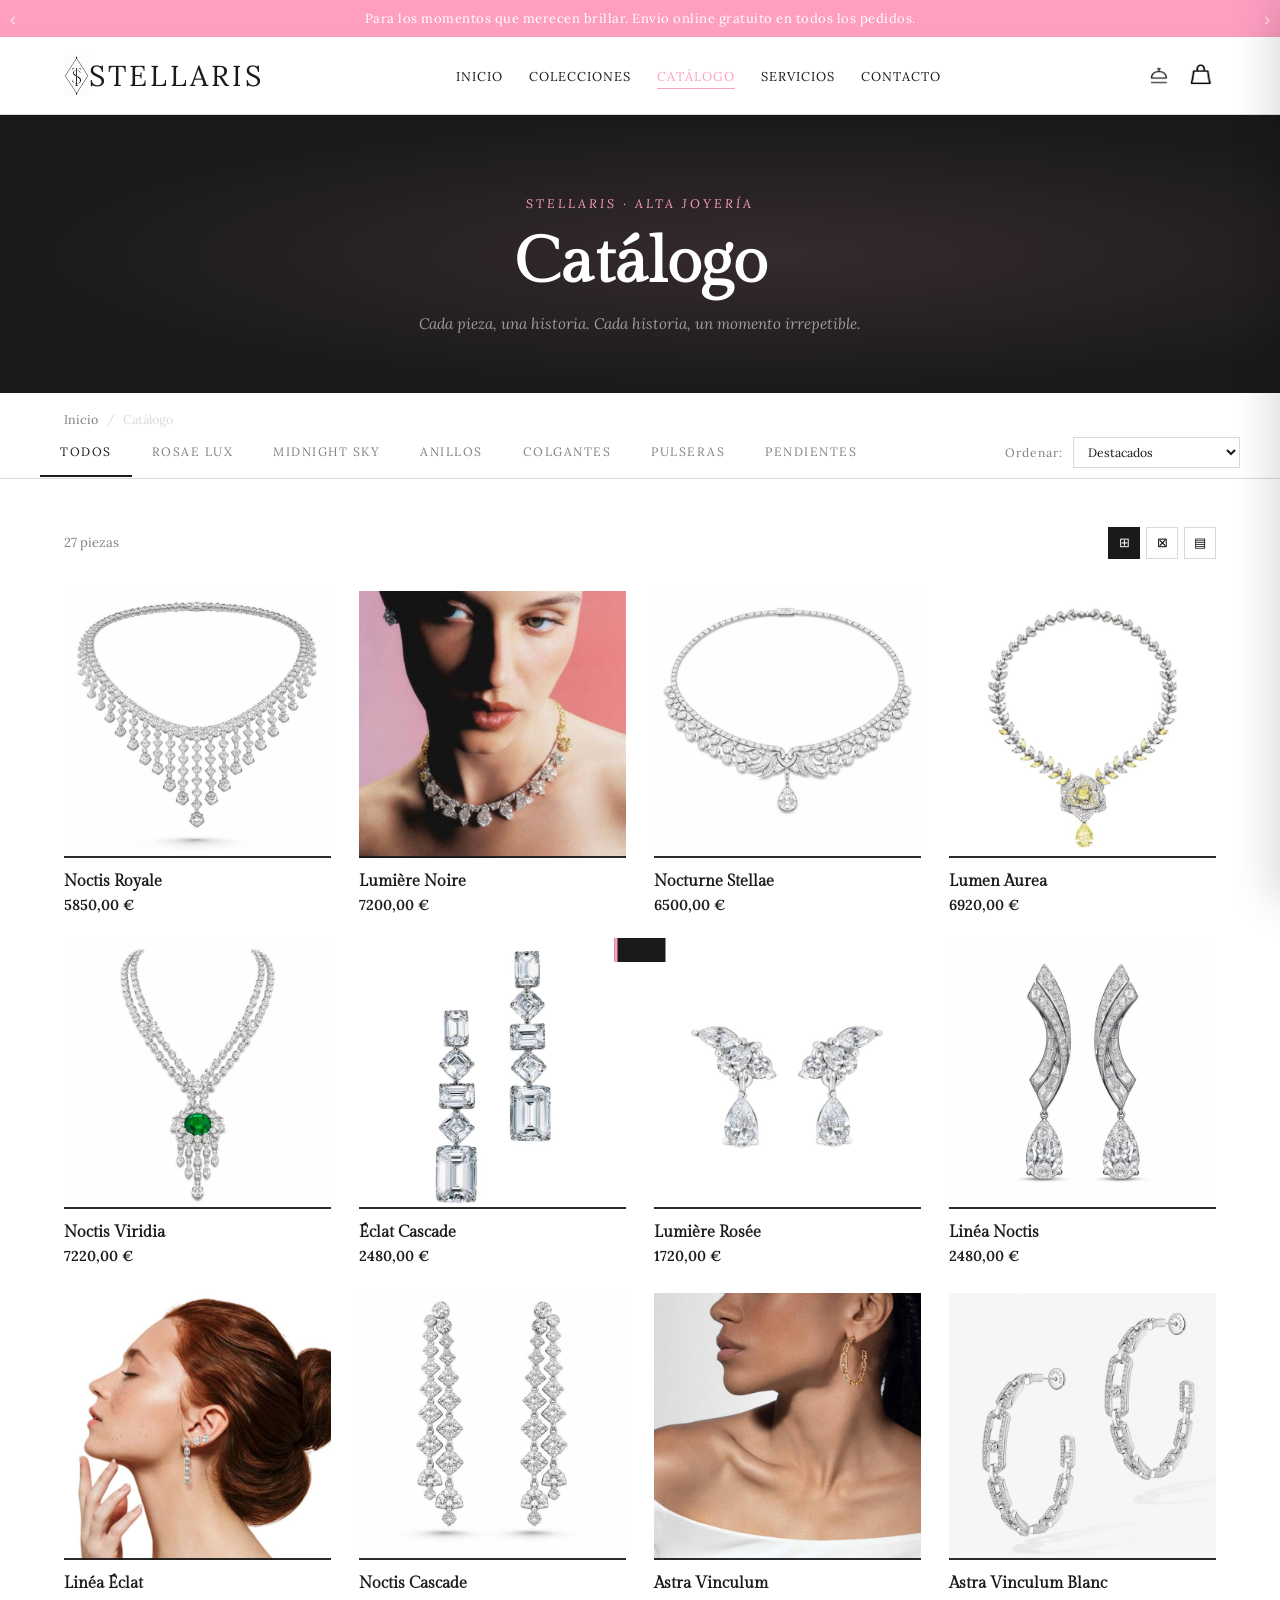
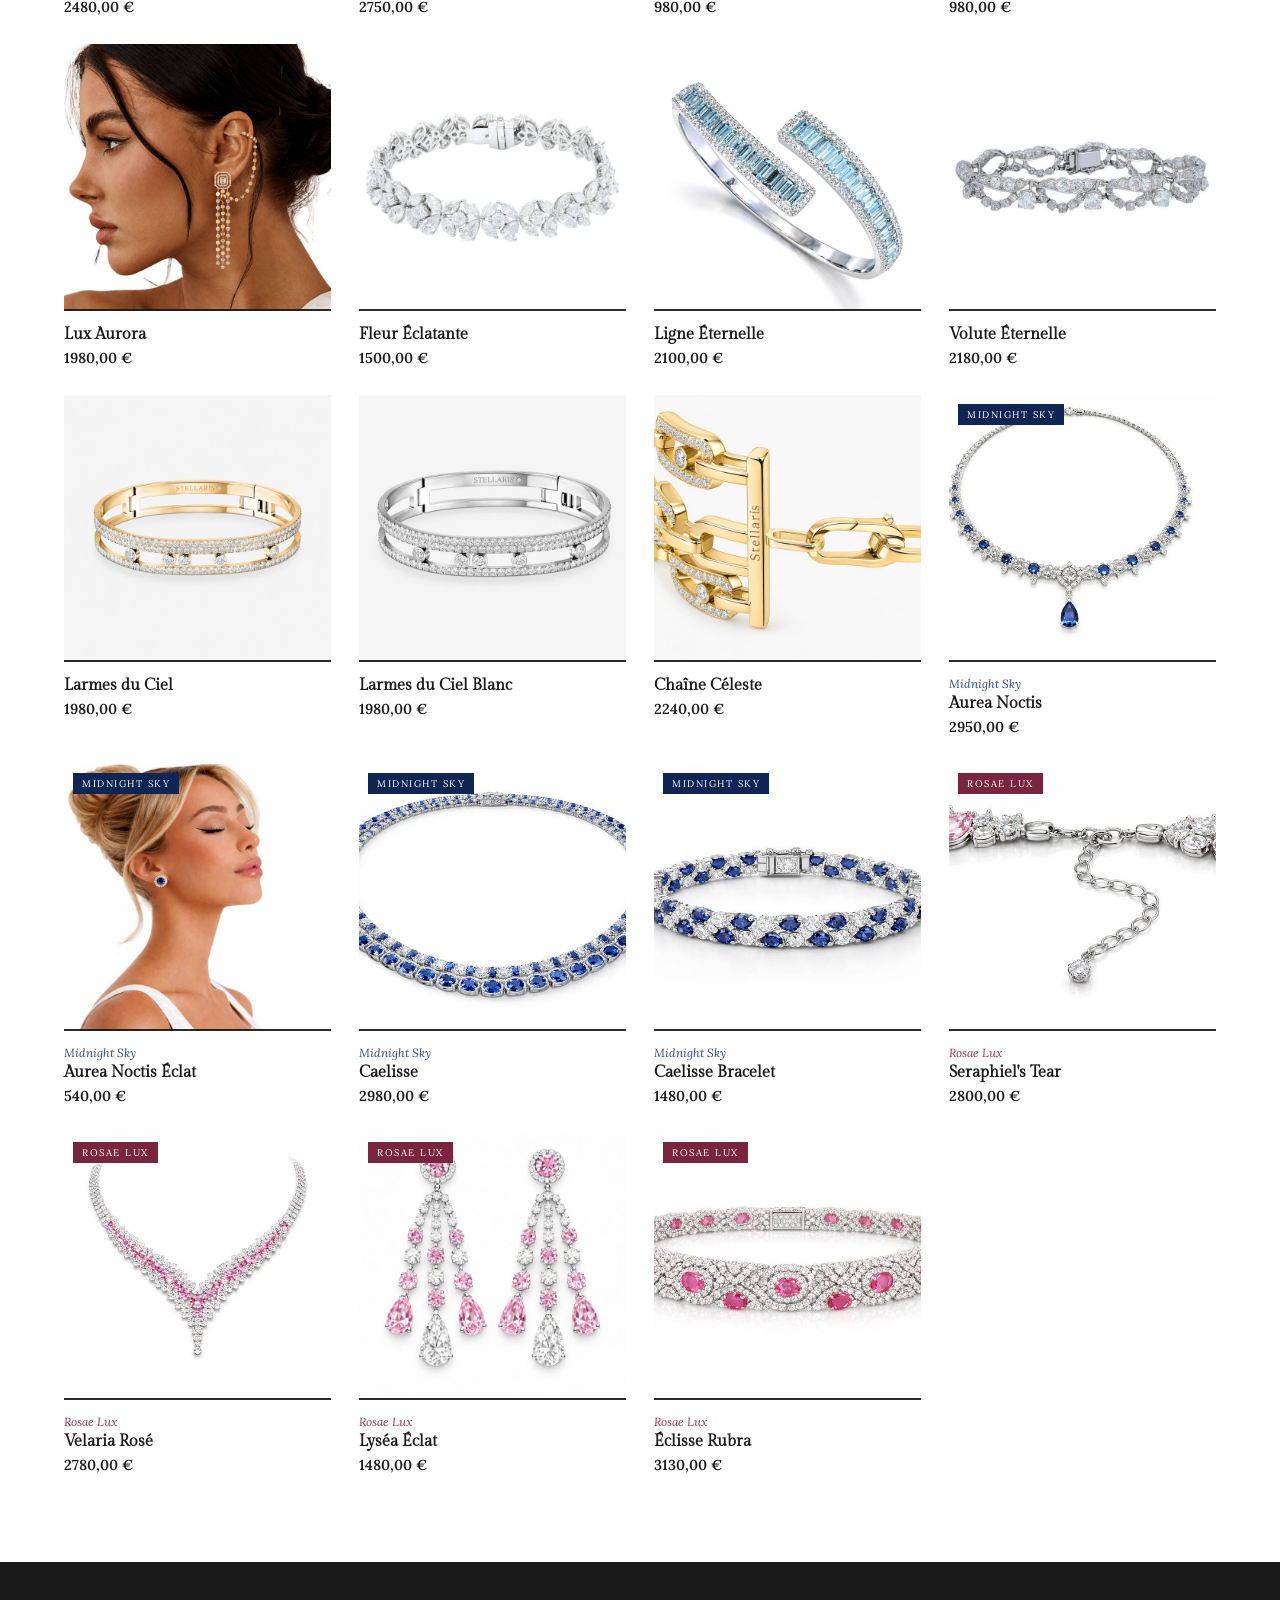
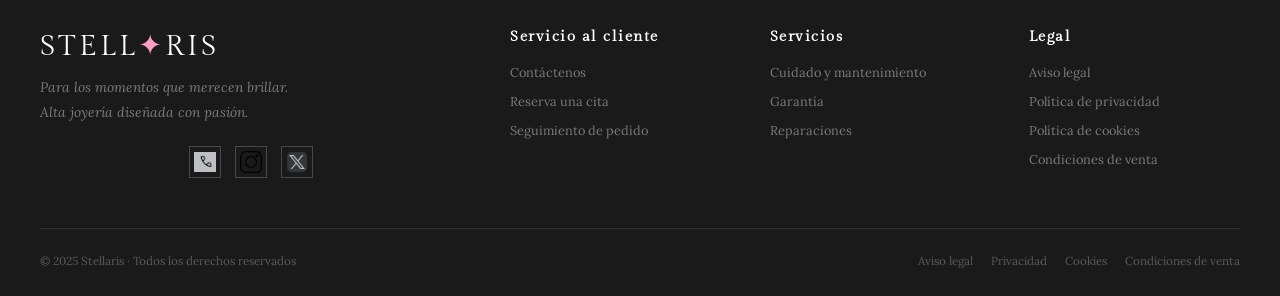
<file: catalogo.html>
<!DOCTYPE html>
<html lang="es">
<head>
<meta charset="UTF-8">
<meta name="viewport" content="width=device-width, initial-scale=1.0">
<title>Catálogo – Stellaris</title>
<link href="https://fonts.googleapis.com/css2?family=Gilda+Display&family=Lora:ital,wght@0,400;0,500;0,600;1,400&display=swap" rel="stylesheet">
<link rel="stylesheet" href="stellaris.css">

</head>
<body><div id="banner">
  <div class="b-pista" id="pistaBanner">
    <div class="b-msg">Para los momentos que merecen brillar. Envío online gratuito en todos los pedidos.</div>
    <div class="b-msg">Compra ahora y paga a plazos con PayPal</div>
    <div class="b-msg">Regalos especiales para momentos inolvidables</div>
  </div>
  <div class="b-flechas">
    <button class="b-flecha" onclick="bBefore()">&#8249;</button>
    <button class="b-flecha" onclick="bNext()">&#8250;</button>
  </div>
</div>
<nav id="nav">
  <div class="nav-i">
    <a href="index.html" class="nav-logo">
      <img src="img\logoecommerce.jpeg" width="25px" lang="25px" alt="" class="logo-icon">
        STELLARIS
    </a>
    <ul class="nav-ul">
      <li><a href="index.html">Inicio</a></li>
      <li><a href="index.html#colecciones">Colecciones</a></li>
      <li><a href="catalogo.html" class="activa">Catálogo</a></li>
      <li><a href="servicios.html">Servicios</a></li>
      <li><a href="#" onclick="abrirContacto(event)">Contacto</a></li>
    </ul>
    <div class="nav-icos">
      <div id="estadoUsr"></div>
      <button onclick="abrirSesion()" title="Mi cuenta" class="btn-icon-usr">
    <img src="img\sesion.png" alt="Mi cuenta" style="width: 20px; height: 20px; display: block;">
  </button>      
  <button onclick="toggleCarrito()" title="Carrito" style="position:relative" class="btn-icon-nav">
    <img src="img\carrito.png" alt="Carrito" style="width: 24px; height: 24px; display: block;">
    <span class="badge" id="badgeC">0</span>
  </button>
    </div>
  </div>
</nav>
<section id="cat-hero">
  <p class="cat-eye">Stellaris · Alta Joyería</p>
  <h1 class="cat-h">Catálogo</h1>
  <p class="cat-p">Cada pieza, una historia. Cada historia, un momento irrepetible.</p>
</section>
<div class="breadcrumb"><a href="index.html">Inicio</a><span>/</span><span>Catálogo</span></div>
<div id="barra-filtros">
  <div class="filtros-inner">
    <button class="f-btn on"    onclick="filtrarCat('todos',event)">TODOS</button>
    <button class="f-btn"       onclick="filtrarCat('rosae',event)">ROSAE LUX</button>
    <button class="f-btn"       onclick="filtrarCat('midnight',event)">MIDNIGHT SKY</button>
    <button class="f-btn"       onclick="filtrarCat('anillos',event)">ANILLOS</button>
    <button class="f-btn"       onclick="filtrarCat('colgantes',event)">COLGANTES</button>
    <button class="f-btn"       onclick="filtrarCat('pulseras',event)">PULSERAS</button>
    <button class="f-btn"       onclick="filtrarCat('pendientes',event)">PENDIENTES</button>
    <div class="ordenar-wrap">
      <span class="ordenar-label">Ordenar:</span>
      <select class="ordenar-select" id="selectOrden" onchange="ordenarCat()">
        <option value="defecto">Destacados</option>
        <option value="precio-asc">Precio: menor a mayor</option>
        <option value="precio-desc">Precio: mayor a menor</option>
        <option value="nombre">Nombre A&#8211;Z</option>
      </select>
    </div>
  </div>
</div>
<main id="cat-main">
  <div class="cat-info-bar">
    <span class="cat-count" id="catCount">13 piezas</span>
    <div class="cat-vista">
      <button class="vista-btn on" id="vista-4" onclick="cambiarVista(4)" title="4 columnas">&#8862;</button>
      <button class="vista-btn"    id="vista-3" onclick="cambiarVista(3)" title="3 columnas">&#8864;</button>
      <button class="vista-btn"    id="vista-2" onclick="cambiarVista(2)" title="2 columnas">&#9636;</button>
    </div>
  </div>
  <div class="prod-grid" id="gridCat"></div>
</main>
<div class="modal" id="modal-producto">
  <div class="m-head"><h2 class="m-t">Detalle de la pieza</h2><button class="m-x" onclick="cerrarModalProducto()">&#10005;</button></div>
  <div class="m-body" style="padding:0"><div id="prod-detalle-contenido"></div></div>
</div><footer>
  <div class="ft-grid">
    <div>
      <div class="ft-logo">STELL<span>&#10022;</span>RIS</div>
      <p class="ft-tag">Para los momentos que merecen brillar.<br>Alta joyería diseñada con pasión.</p>
      <div class="ft-icos">
      <div class="ft-ico">
        <a href="#" title="Guía de cuidados">
          <img src="img\telefono.jpeg" alt="Guía" class="ft-img-icon">
        </a>
      </div>
  <div class="ft-ico">
      <a href="https://instagram.com" target="_blank" title="Instagram">
          <img src="img\instagram.png" alt="Instagram" class="ft-img-icon">
      </a>
  </div>
  <div class="ft-ico">
    <a href="https://twitter.com" target="_blank" title="Twitter">
      <img src="img\twtter.png" alt="Twitter" class="ft-img-icon">
    </a>
  </div>
  </div>
    </div>
    <div class="ft-col"><h4>Servicio al cliente</h4><ul>
      <li><a onclick="abrirContacto(event)">Contáctenos</a></li>
      <li><a onclick="abrirContacto(event)">Reserva una cita</a></li>
      <li><a href="#">Seguimiento de pedido</a></li>
    </ul></div>
    <div class="ft-col"><h4>Servicios</h4><ul>
      <li><a href="servicios.html#cuidado">Cuidado y mantenimiento</a></li>
      <li><a href="servicios.html#garantia">Garantía</a></li>
      <li><a href="servicios.html#reparaciones">Reparaciones</a></li>
    </ul></div>
    <div class="ft-col"><h4>Legal</h4><ul>
      <li><a onclick="abrirLegal('aviso')">Aviso legal</a></li>
      <li><a onclick="abrirLegal('privacidad')">Política de privacidad</a></li>
      <li><a onclick="abrirLegal('cookies')">Política de cookies</a></li>
      <li><a onclick="abrirLegal('condiciones')">Condiciones de venta</a></li>
    </ul></div>
  </div>
  <div class="ft-bot">
    <p>&#169; 2025 Stellaris · Todos los derechos reservados</p>
    <div class="ft-legal">
      <a onclick="abrirLegal('aviso')">Aviso legal</a>
      <a onclick="abrirLegal('privacidad')">Privacidad</a>
      <a onclick="abrirLegal('cookies')">Cookies</a>
      <a onclick="abrirLegal('condiciones')">Condiciones de venta</a>
    </div>
  </div>
</footer><div id="panel-carrito">
  <div class="ca-head"><h2 class="ca-t">Mi carrito</h2><button class="ca-x" onclick="toggleCarrito()">&#10005;</button></div>
  <div class="ca-items" id="carritoItems"><div class="ca-empty" id="carritoVacio"><p>Tu carrito está vacío.</p></div></div>
  <div class="ca-foot">
    <div class="ca-total"><span class="ca-tl">Total</span><span class="ca-tv" id="carritoTotal">0,00 &#8364;</span></div>
    <button class="btn-pay" onclick="finalizarCompra()">FINALIZAR COMPRA</button>
  </div>
</div><div class="modal" id="modal-contacto"><div class="m-head"><h2 class="m-t">Contacte con nosotros</h2><button class="m-x" onclick="cerrarModales()">&#10005;</button></div><div class="m-body"><img src="[data-uri]" alt="Contacto" class="ct-img"><p class="ct-intro">Nuestro equipo está aquí para acompañarte en cada detalle. Lunes a viernes · 10:30 – 19:30</p>
<div class="ct-btns">
  <button class="btn-cop" onclick="llamarAhora()"><span class="ico">&#128222;</span>LLAME AHORA<br><small>690 968 481</small></button>
  <button class="btn-cop" onclick="reservarCita()"><span class="ico">&#128197;</span>RESERVE UNA CITA</button>
  <button class="btn-cop" id="btnCorreo" onclick="toggleEmailForm()"><span class="ico">&#9993;</span>CORREO ELECTRÓNICO</button>
</div>
<div class="f-email" id="fEmail">
  <h3 class="f-etit">CORREO ELECTRÓNICO</h3>
  <div class="f-g"><label>Motivo de consulta*</label>
    <select id="motivo"><option value="" disabled selected></option>
      <option>Consulta sobre el producto.</option><option>Consulta sobre pedidos.</option>
      <option>Consulta sobre cambios y devoluciones.</option><option>Consulta sobre reparaciones.</option>
      <option>Consulta sobre garantías.</option><option>Otros.</option>
    </select></div>
  <div class="f-g"><label>Mensaje:</label><textarea id="msgC" placeholder="Escribe tu mensaje..."></textarea></div>
  <div class="f-2col">
    <div class="f-g"><label>Nombre*</label><input type="text" id="nombreC"></div>
    <div class="f-g"><label>Apellido*</label><input type="text" id="apellidoC"></div>
  </div>
  <div class="f-g"><label>Correo electrónico*</label><input type="email" id="emailC"></div>
  <div class="f-g"><label>Teléfono (opcional)</label><input type="tel" id="telC"></div>
  <p class="f-priv">El procesamiento de los datos cumple nuestra Política de privacidad.</p>
  <button class="btn-send" onclick="enviarForm()">ENVIAR</button>
</div></div></div><div class="modal" id="modal-sesion">
  <div class="m-head"><h2 class="m-t">Mi cuenta</h2><button class="m-x" onclick="cerrarModales()">&#10005;</button></div>
  <div class="m-body"><div class="ses-grid">
    <div class="ses-panel"><div class="ses-bg">
      <h3 class="ses-tit">INICIAR SESIÓN</h3>
      <div class="ses-c"><label>Correo*</label><input type="email" id="lEmail"></div>
      <div class="ses-c"><label>Contraseña*</label><input type="password" id="lPwd"></div>
      <button class="btn-olv" onclick="olvidoPwd()">He olvidado mi contraseña</button>
      <button class="btn-ses" onclick="iniciarSesion()">INICIAR SESIÓN</button>
    </div></div>
    <div class="ses-panel"><div class="ses-bg">
      <h3 class="ses-tit">CREAR UNA CUENTA</h3>
      <div class="ses-c"><label>Nombre*</label><input type="text" id="rNombre"></div>
      <div class="ses-c"><label>Apellido*</label><input type="text" id="rApellido"></div>
      <div class="ses-c"><label>Correo*</label><input type="email" id="rEmail"></div>
      <div class="ses-c"><label>Contraseña*</label><input type="password" id="rPwd"></div>
      <div class="ses-c"><label>Confirmar contraseña*</label><input type="password" id="rConf"></div>
      <div class="ses-c"><label>Cumpleaños (opcional)</label><input type="date" id="rCumple"></div>
      <div class="ck-g"><input type="checkbox" id="ckPrivacidad"><label class="ck-txt" for="ckPrivacidad">He leído y acepto la <a onclick="cerrarModales();abrirLegal('privacidad')">Política de Privacidad</a>. *</label></div>
      <div class="ck-g"><input type="checkbox" id="ckPublicidad"><label class="ck-txt" for="ckPublicidad">Acepto recibir comunicaciones comerciales de Stellaris.</label></div>
      <button class="btn-ses" onclick="crearCuenta()">CREAR CUENTA</button>
    </div></div>
  </div></div>
</div><div class="modal" id="modal-legal">
  <div class="m-head"><h2 class="m-t">Información legal</h2><button class="m-x" onclick="cerrarModales()">&#10005;</button></div>
  <div class="m-body">
    <div class="legal-tabs">
      <button class="legal-tab on" data-tab="aviso"       onclick="cambiarTabLegal('aviso')">Aviso legal</button>
      <button class="legal-tab"    data-tab="privacidad"  onclick="cambiarTabLegal('privacidad')">Privacidad</button>
      <button class="legal-tab"    data-tab="cookies"     onclick="cambiarTabLegal('cookies')">Cookies</button>
      <button class="legal-tab"    data-tab="condiciones" onclick="cambiarTabLegal('condiciones')">Condiciones de venta</button>
    </div>
    <div class="legal-panel on" id="legal-aviso"><div class="aviso-academico">&#9888;&#65039; Proyecto académico ficticio · <a href="mailto:bonetlopezdagna@gmail.com">bonetlopezdagna@gmail.com</a></div><h2 class="legal-h1">Aviso Legal</h2><p class="legal-p">Stellaris, Calle Serrano 128, Madrid (España) — ficticio. stellarisjewellery@gmail.com</p><h3 class="legal-h2">Condiciones de uso</h3><ul class="legal-ul"><li>Uso con fines legales y lícitos.</li><li>Contenido modificable sin previo aviso.</li><li>Prohibida la reproducción sin autorización.</li></ul><h3 class="legal-h2">Propiedad intelectual</h3><p class="legal-p">Todos los contenidos son propiedad de Stellaris o de terceros que han autorizado su uso.</p><h3 class="legal-h2">Ley aplicable</h3><p class="legal-p">Ley española y normativa de la Unión Europea.</p></div>
    <div class="legal-panel" id="legal-privacidad"><h2 class="legal-h1">Política de Privacidad</h2><h3 class="legal-h2">Responsable</h3><p class="legal-p">Stellaris (proyecto académico) · Dagna Valentina Bonet López · bonetlopezdagna@gmail.com</p><h3 class="legal-h2">Finalidades</h3><ul class="legal-ul"><li>Atender consultas y solicitudes.</li><li>Enviar newsletters con consentimiento.</li><li>Gestionar pedidos y pagos.</li></ul><h3 class="legal-h2">Derechos</h3><p class="legal-p">Puede ejercer sus derechos de acceso, rectificación y supresión en bonetlopezdagna@gmail.com.</p></div>
    <div class="legal-panel" id="legal-cookies"><h2 class="legal-h1">Política de Cookies</h2><p class="legal-p">Las cookies son pequeños archivos de texto que mejoran su experiencia de navegación.</p><table class="legal-table"><tr><th>Nombre</th><th>Finalidad</th><th>Duración</th></tr><tr><td>PHPSESSID</td><td>Sesión activa</td><td>Sesión</td></tr><tr><td>_ga</td><td>Analítica web</td><td>2 años</td></tr><tr><td>_gid</td><td>Analítica web</td><td>24 horas</td></tr><tr><td>fbclid</td><td>Facebook Ads</td><td>90 días</td></tr></table></div>
    <div class="legal-panel" id="legal-condiciones"><h2 class="legal-h1">Condiciones de Venta</h2><h3 class="legal-h2">Formas de pago</h3><ul class="legal-ul"><li>Tarjeta bancaria (Visa, Mastercard, Amex).</li><li>PayPal con protección al comprador.</li><li>Transferencia bancaria.</li></ul><h3 class="legal-h2">Envíos</h3><ul class="legal-ul"><li>España: 3–7 días hábiles.</li><li>UE: 5–10 días hábiles.</li><li>Internacional: 10–20 días hábiles.</li></ul><h3 class="legal-h2">Devoluciones</h3><p class="legal-p">14 días naturales desde la recepción. Excepciones: joyas personalizadas o deterioradas. Reembolso en 7–14 días hábiles.</p><h3 class="legal-h2">Garantía</h3><p class="legal-p">Garantía legal de 2 años por defectos de fabricación o materiales.</p></div>
  </div>
</div><div id="overlay" onclick="cerrarOverlayCat()"></div><div id="toast"></div>

<script src="stellaris.js"></script>

</body>

</html>
</file>
<file: stellaris.css>
/* Index */
.prod-img-home{overflow:hidden;position:relative}.prod-img-home img{transition:transform .4s ease;object-fit:cover}.prod-card-home:hover .prod-img-home img{transform:scale(1.05)}
#popup-overlay{position:fixed;inset:0;background:rgba(0,0,0,.55);z-index:9000;display:none;align-items:center;justify-content:center;backdrop-filter:blur(3px)}
#popup{background:#fff;width:min(840px,95vw);max-height:90vh;overflow:hidden;display:grid;grid-template-columns:1fr 1fr;box-shadow:0 30px 80px rgba(0,0,0,.35);position:relative;animation:popupE .45s ease}
@keyframes popupE{from{opacity:0;transform:scale(.94)}to{opacity:1;transform:scale(1)}}
.popup-img{min-height:460px;background-size:cover;background-position:center top}
.popup-body{padding:44px 40px;display:flex;flex-direction:column;justify-content:center;background:var(--rosa-fondo)}
.popup-eyebrow{font-style:italic;font-size:.78rem;letter-spacing:3px;text-transform:uppercase;color:var(--rosa);margin-bottom:14px}
.popup-h{font-family:'Gilda Display',serif;font-size:clamp(1.5rem,3vw,2rem);line-height:1.2;margin-bottom:12px}
.popup-p{font-size:.86rem;line-height:1.85;color:var(--gris-txt);margin-bottom:18px}
.popup-row{display:flex;margin-bottom:0}
.popup-inp{flex:1;font-family:'Lora',serif;font-size:.85rem;border:1px solid var(--gris-borde);border-right:none;padding:12px 14px;outline:none;background:#fff}
.popup-inp:focus{border-color:var(--negro)}
.popup-sub{background:var(--negro);color:#fff;border:none;font-family:'Lora',serif;font-size:.72rem;letter-spacing:1.5px;text-transform:uppercase;padding:12px 16px;cursor:pointer;white-space:nowrap;transition:background var(--t)}
.popup-sub:hover{background:var(--rosa)}
.popup-ck-wrap{margin:12px 0 6px}
.popup-skip{font-size:.74rem;color:var(--gris-txt);text-decoration:underline;cursor:pointer;background:none;border:none;margin-top:4px;text-align:left;font-family:'Lora',serif}
.popup-x{position:absolute;top:14px;right:14px;width:32px;height:32px;border-radius:50%;background:var(--gris-borde);border:none;cursor:pointer;display:flex;align-items:center;justify-content:center;transition:background var(--t);z-index:10}
.popup-x:hover{background:var(--negro);color:#fff}
#hero{position:relative;min-height:86vh;overflow:hidden;display:flex;align-items:center}
.hero-bg{position:absolute;inset:0;background-size:cover;background-position:center;filter:brightness(.48)}
.hero-c{position:relative;z-index:2;max-width:1200px;margin:0 auto;padding:80px 24px;width:100%;animation:fadeUp 1s ease}
@keyframes fadeUp{from{opacity:0;transform:translateY(28px)}to{opacity:1;transform:translateY(0)}}
.h-eye{font-style:italic;font-size:.82rem;letter-spacing:3px;text-transform:uppercase;color:var(--rosa);margin-bottom:16px}
.h-h1{font-family:'Gilda Display',serif;font-size:clamp(2.6rem,6vw,5rem);line-height:1.1;color:#fff;margin-bottom:20px;max-width:620px}
.h-p{font-size:.98rem;color:rgba(255,255,255,.82);line-height:1.9;margin-bottom:38px;max-width:460px}
.h-btns{display:flex;gap:14px;flex-wrap:wrap}
#encuentra{padding:88px 24px;max-width:1200px;margin:0 auto}
.enc-grid{display:grid;grid-template-columns:repeat(3,1fr);gap:18px}
.enc-item{position:relative;overflow:hidden;cursor:pointer}
.enc-item img{width:100%;aspect-ratio:3/4;object-fit:cover;transition:transform .5s ease}
.enc-item:hover img{transform:scale(1.05)}
.enc-label{position:absolute;bottom:0;left:0;right:0;padding:26px 18px 18px;background:linear-gradient(to top,rgba(0,0,0,.65) 0%,transparent 100%)}
.enc-label h3{font-family:'Lora',serif;font-size:.8rem;letter-spacing:2.5px;text-transform:uppercase;color:#fff;margin-bottom:2px}
.enc-label span{font-style:italic;font-size:.75rem;color:rgba(255,255,255,.7)}
#destacados{background:var(--rosa-fondo);padding:88px 24px}
.dest-inner{max-width:1200px;margin:0 auto}
.dest-grid{display:grid;grid-template-columns:repeat(4,1fr);gap:24px;margin-bottom:40px}
.prod-card-home{cursor:pointer;transition:transform var(--t)}
.prod-card-home:hover{transform:translateY(-4px)}
.prod-img-home{background:#fff;aspect-ratio:1;display:flex;align-items:center;justify-content:center;position:relative;overflow:hidden;margin-bottom:13px}
.prod-img-home .emoji{font-size:3.6rem;transition:transform .4s ease}
.prod-card-home:hover .prod-img-home .emoji{transform:scale(1.08)}
.prod-badge{position:absolute;top:9px;left:9px;font-family:'Lora',serif;font-size:.6rem;letter-spacing:1.5px;text-transform:uppercase;padding:4px 9px;color:#fff}
.badge-r{background:#7a2540}.badge-m{background:#0f2554}
.prod-hover-home{position:absolute;bottom:-44px;left:0;right:0;background:rgba(26,26,26,.88);padding:10px;display:flex;justify-content:center;transition:bottom .3s ease}
.prod-card-home:hover .prod-hover-home{bottom:0}
.btn-add{font-family:'Lora',serif;font-size:.7rem;letter-spacing:1.5px;text-transform:uppercase;color:#fff;background:none;border:1px solid rgba(255,255,255,.4);padding:7px 16px;cursor:pointer;transition:all var(--t)}
.btn-add:hover{background:var(--rosa);border-color:var(--rosa)}
.prod-nom-home{font-family:'Gilda Display',serif;font-size:.95rem;margin-bottom:3px}
.prod-col-tag{font-style:italic;font-size:.74rem;color:var(--rosa);margin-bottom:3px}
.prod-price-home{font-size:.9rem;font-weight:600}
.link-ver-todo{font-family:'Lora',serif;font-size:.8rem;letter-spacing:2px;text-transform:uppercase;color:var(--negro);text-decoration:none;border-bottom:1px solid var(--negro);padding-bottom:2px;transition:color var(--t);display:inline-block}
.link-ver-todo:hover{color:var(--rosa);border-color:var(--rosa)}
#regalo{display:grid;grid-template-columns:1fr 1fr;max-width:1200px;margin:0 auto;padding:0 0 88px}
.reg-img{overflow:hidden}
.reg-img img{width:100%;height:100%;object-fit:cover;transition:transform .6s}
.reg-img:hover img{transform:scale(1.03)}
.reg-body{background:var(--rosa-fondo);display:flex;flex-direction:column;justify-content:center;padding:58px 54px}
.reg-h{font-family:'Gilda Display',serif;font-size:clamp(1.8rem,3vw,2.7rem);margin-bottom:18px}
.reg-p{font-size:.93rem;line-height:1.9;color:var(--gris-txt);margin-bottom:34px}
#colecciones{position:relative;overflow:hidden}
.col-slide{min-height:86vh;display:none;align-items:center;justify-content:center;position:relative}
.col-slide.on{display:flex}
.col-bg{position:absolute;inset:0;background-size:cover;background-position:center;filter:brightness(.45)}
.col-body{position:relative;z-index:2;text-align:center;max-width:660px;padding:40px 24px}
.col-eye{font-style:italic;font-size:.78rem;letter-spacing:3px;text-transform:uppercase;margin-bottom:16px}
.col-h{font-family:'Gilda Display',serif;font-size:clamp(2.4rem,6vw,5rem);color:#fff;margin-bottom:22px;letter-spacing:2px}
.col-p{font-size:.98rem;color:rgba(255,255,255,.82);line-height:1.9;margin-bottom:36px}
.col-puntos{position:absolute;bottom:26px;left:50%;transform:translateX(-50%);display:flex;gap:9px;z-index:3}
.c-punto{width:26px;height:2px;background:rgba(255,255,255,.4);cursor:pointer;transition:background .2s}
.c-punto.on{background:#fff}
#servicios{position:relative;min-height:400px;overflow:hidden;display:flex;align-items:flex-end}
.svc-bg{position:absolute;inset:0;background-size:cover;background-position:center;filter:brightness(.38)}
.svc-inner{position:relative;z-index:2;max-width:1200px;margin:0 auto;padding:58px 24px;width:100%}
.svc-t{font-family:'Gilda Display',serif;font-size:clamp(1.5rem,3vw,2.1rem);color:#fff;text-align:center;letter-spacing:4px;margin-bottom:44px}
.svc-btns{display:flex;gap:11px;flex-wrap:wrap;justify-content:center}
.btn-svc{font-family:'Lora',serif;font-size:.76rem;letter-spacing:2px;text-transform:uppercase;color:#fff;background:rgba(255,255,255,.1);border:1px solid rgba(255,255,255,.5);padding:12px 26px;cursor:pointer;transition:all var(--t);backdrop-filter:blur(4px);text-decoration:none;display:inline-block}
.btn-svc:hover{background:#fff;color:var(--negro)}
#suscripcion{background:var(--rosa-fondo);padding:68px 24px;text-align:center;border-top:1px solid var(--gris-borde)}
.sus-t{font-family:'Gilda Display',serif;font-size:clamp(1.4rem,3vw,1.9rem);margin-bottom:7px}
.sus-s{font-style:italic;font-size:.88rem;color:var(--gris-txt);margin-bottom:30px}
.sus-form{display:flex;justify-content:center;max-width:460px;margin:0 auto}
.sus-inp{flex:1;font-family:'Lora',serif;font-size:.86rem;border:1px solid var(--gris-borde);border-right:none;padding:12px 16px;outline:none;background:#fff;transition:border-color var(--t)}
.sus-inp:focus{border-color:var(--negro)}
.btn-sus{background:var(--negro);color:#fff;border:none;font-family:'Lora',serif;font-size:.76rem;letter-spacing:1.5px;text-transform:uppercase;padding:12px 22px;cursor:pointer;white-space:nowrap;transition:background var(--t)}
.btn-sus:hover{background:var(--rosa)}
@media(max-width:900px){
  .enc-grid{grid-template-columns:1fr 1fr}
  #regalo{grid-template-columns:1fr}
  .dest-grid{grid-template-columns:1fr 1fr}
  #popup{grid-template-columns:1fr}.popup-img{min-height:220px}
}
@media(max-width:640px){.enc-grid,.dest-grid{grid-template-columns:1fr 1fr}}

/* iconos*/

.btn-icon-usr {
  background: none;
  border: none;
  cursor: pointer;
  padding: 5px;
  display: flex;
  align-items: center;
  justify-content: center;
  position: relative;
  transition: opacity 0.3s ease;
}

.btn-icon-usr:hover {
  opacity: 0.7;
}

.btn-icon-usr img {
  /* Esto asegura que el icono herede el color si fuera un SVG, 
     o simplemente mantiene el tamaño uniforme */
  width: 24px; 
  height: 24px;
}
.btn-ico-img {
  width: 22px;
  height: 22px;
  object-fit: contain;
  /* Si tus iconos son negros, esto los vuelve blancos para que resalten */
  filter: brightness(0) invert(1);
}

.btn-cop span {
  line-height: 1.2;
  font-weight: 500;
  text-transform: uppercase;
  letter-spacing: 1px;
}

.btn-cop small {
  font-size: 0.75rem;
  opacity: 0.7;
}
/* hasta es del index */

/* Catalogo*/ 

/* ── Catálogo específico ─────────────────── */
#cat-hero{background:var(--negro);padding:80px 24px 60px;text-align:center;position:relative;overflow:hidden}
#cat-hero::before{content:'';position:absolute;inset:0;background:radial-gradient(ellipse at 60% 50%,rgba(254,159,194,.12) 0%,transparent 70%)}
.cat-eye{font-style:italic;font-size:.78rem;letter-spacing:3px;text-transform:uppercase;color:var(--rosa);margin-bottom:14px;position:relative;z-index:2}
.cat-h{font-family:'Gilda Display',serif;font-size:clamp(2rem,5vw,4rem);color:#fff;margin-bottom:14px;position:relative;z-index:2}
.cat-p{font-size:.95rem;color:rgba(255,255,255,.55);font-style:italic;position:relative;z-index:2}

/* ── Barra filtros sticky ── */
#barra-filtros{background:#fff;border-bottom:1px solid var(--gris-borde);position:sticky;top:60px;z-index:400;padding:0 24px}
.filtros-inner{max-width:1200px;margin:0 auto;display:flex;align-items:center;overflow-x:auto;scrollbar-width:none}
.filtros-inner::-webkit-scrollbar{display:none}
.f-btn{font-family:'Lora',serif;font-size:.76rem;letter-spacing:1.5px;text-transform:uppercase;padding:16px 20px;border:none;border-bottom:2px solid transparent;background:none;cursor:pointer;color:var(--gris-txt);transition:all var(--t);white-space:nowrap;flex-shrink:0}
.f-btn:hover{color:var(--negro)}.f-btn.on{color:var(--negro);border-bottom-color:var(--negro)}
.ordenar-wrap{margin-left:auto;flex-shrink:0;display:flex;align-items:center;gap:10px;padding:10px 0}
.ordenar-label{font-family:'Lora',serif;font-size:.76rem;color:var(--gris-txt);letter-spacing:1px;white-space:nowrap}
.ordenar-select{font-family:'Lora',serif;font-size:.76rem;color:var(--negro);border:1px solid var(--gris-borde);padding:6px 10px;background:#fff;cursor:pointer;outline:none}

/* ── Grid y tarjeta de producto ── */
#cat-main{max-width:1200px;margin:0 auto;padding:48px 24px 88px}
.cat-info-bar{display:flex;justify-content:space-between;align-items:center;margin-bottom:32px}
.cat-count{font-family:'Lora',serif;font-size:.82rem;color:var(--gris-txt)}
.cat-vista{display:flex;gap:6px}
.vista-btn{width:32px;height:32px;border:1px solid var(--gris-borde);background:none;cursor:pointer;display:flex;align-items:center;justify-content:center;font-size:.8rem;transition:all var(--t)}
.vista-btn.on,.vista-btn:hover{background:var(--negro);color:#fff;border-color:var(--negro)}
.prod-grid{display:grid;gap:28px;grid-template-columns:repeat(4,1fr)}
.prod-grid.v3{grid-template-columns:repeat(3,1fr)}
.prod-grid.v2{grid-template-columns:repeat(2,1fr)}

/* ── Tarjeta producto ── */
.prod-card{cursor:pointer;transition:transform var(--t)}
.prod-card:hover{transform:translateY(-4px)}

/* Contenedor de imagen: altura fija, imagen dentro como cover */
.prod-img-wrap{
  position:relative;
  overflow:hidden;
  aspect-ratio:1;
  background:var(--rosa-fondo);
  margin-bottom:14px;
}
/* La imagen ocupa todo el contenedor pero NO intercepta eventos */
.prod-img-wrap .img-joya{
  display:block;
  width:100%;height:100%;
  object-fit:cover;
  transition:transform .5s ease;
  pointer-events:none;
}
.prod-card:hover .img-joya{transform:scale(1.05)}

/* Badges de colección */
.prod-badge-col{position:absolute;top:9px;left:9px;z-index:5;font-family:'Lora',serif;font-size:.6rem;letter-spacing:1.5px;text-transform:uppercase;padding:4px 9px;color:#fff;pointer-events:none}
.badge-r{background:#7a2540}.badge-m{background:#0f2554}

/* Botones de acción (aparecen al hover) */
.prod-acciones{
  position:absolute;bottom:-54px;left:0;right:0;
  background:rgba(26,26,26,.92);
  padding:12px;display:flex;gap:8px;justify-content:center;
  transition:bottom .3s ease;
  z-index:10;
}
.prod-card:hover .prod-acciones{bottom:0}
.btn-ver-cat,.btn-add-cat{
  font-family:'Lora',serif;font-size:.68rem;letter-spacing:1.5px;
  text-transform:uppercase;padding:8px 14px;cursor:pointer;
  transition:all var(--t);border:1px solid rgba(255,255,255,.5);
}
.btn-ver-cat{color:var(--negro);background:#fff}
.btn-ver-cat:hover{background:var(--rosa-fondo)}
.btn-add-cat{color:#fff;background:none}
.btn-add-cat:hover{background:var(--rosa);border-color:var(--rosa)}

/* Textos de tarjeta */
.prod-col-tag-cat{font-style:italic;font-size:.74rem;margin-bottom:3px}
.col-rosae{color:#9b3050}.col-midnight{color:#2d4a8a}.col-ninguna{color:var(--gris-txt)}
.prod-nombre{font-family:'Gilda Display',serif;font-size:1rem;margin-bottom:5px}
.prod-precio{font-size:.9rem;font-weight:600}
.sin-resultados{text-align:center;padding:80px 20px;color:var(--gris-txt)}
.sin-resultados p{font-style:italic;margin-bottom:20px}

/* ── Modal detalle producto ── */
#modal-producto{max-width:920px;width:95%}
.pd-grid{display:grid;grid-template-columns:1fr 1fr;min-height:500px}
.pd-img{
  background:var(--rosa-fondo);
  display:flex;flex-direction:column;align-items:center;
  justify-content:center;padding:40px 32px;
  position:relative;
}
.pd-img img{max-height:380px;width:100%;object-fit:contain;display:block;transition:opacity .3s}
.pd-col-badge{position:absolute;top:18px;left:18px;font-family:'Lora',serif;font-size:.62rem;letter-spacing:2px;text-transform:uppercase;padding:5px 12px;color:#fff}
.pd-cuerpo{padding:44px 40px;display:flex;flex-direction:column;justify-content:center;overflow-y:auto}
.pd-eye{font-style:italic;font-size:.76rem;letter-spacing:2px;text-transform:uppercase;margin-bottom:10px}
.pd-nom{font-family:'Gilda Display',serif;font-size:clamp(1.4rem,3vw,2rem);line-height:1.2;margin-bottom:14px}
.pd-precio{font-family:'Gilda Display',serif;font-size:1.6rem;margin-bottom:22px}
.pd-desc{font-family:'Lora',serif;font-size:.88rem;line-height:1.9;color:var(--gris-txt);margin-bottom:26px}
.pd-fichas{display:grid;grid-template-columns:1fr 1fr;gap:12px;margin-bottom:28px;padding:18px;background:var(--rosa-fondo)}
.pd-ficha-label{font-family:'Lora',serif;font-size:.7rem;letter-spacing:1.5px;text-transform:uppercase;color:var(--gris-txt);margin-bottom:3px}
.pd-ficha-valor{font-family:'Gilda Display',serif;font-size:.9rem;color:var(--negro)}
.pd-btns{display:flex;flex-direction:column;gap:10px;margin-bottom:10px}
.btn-add-det{width:100%;padding:15px;background:var(--negro);color:#fff;font-family:'Lora',serif;font-size:.82rem;letter-spacing:2px;text-transform:uppercase;border:none;cursor:pointer;transition:background var(--t)}
.btn-add-det:hover{background:var(--rosa)}
.btn-cta-det{width:100%;padding:13px;background:none;color:var(--negro);font-family:'Lora',serif;font-size:.82rem;letter-spacing:2px;text-transform:uppercase;border:1px solid var(--negro);cursor:pointer;transition:all var(--t)}
.btn-cta-det:hover{background:var(--negro);color:#fff}
.pd-envio{font-family:'Lora',serif;font-size:.76rem;color:var(--gris-txt);text-align:center;font-style:italic}

/* ── Responsive ── */
@media(max-width:900px){
  .prod-grid,.prod-grid.v3{grid-template-columns:repeat(2,1fr)}
  .pd-grid{grid-template-columns:1fr}
  .pd-img{min-height:260px;padding:28px}
  .pd-cuerpo{padding:28px 24px}
}
@media(max-width:640px){
  .prod-grid,.prod-grid.v3,.prod-grid.v2{grid-template-columns:repeat(2,1fr)}
  .pd-fichas{grid-template-columns:1fr}
}
/* hasta aqui es del  catalogo*/

/*Servicios */
#svc-hero{position:relative;min-height:55vh;overflow:hidden;display:flex;align-items:center;justify-content:center}
.svc-hero-bg{position:absolute;inset:0;background-size:cover;background-position:center;filter:brightness(.35)}
.svc-hero-body{position:relative;z-index:2;text-align:center;padding:80px 24px;max-width:700px;animation:fadeUp .9s ease}
@keyframes fadeUp{from{opacity:0;transform:translateY(24px)}to{opacity:1;transform:translateY(0)}}
.svc-hero-eye{font-style:italic;font-size:.78rem;letter-spacing:3px;text-transform:uppercase;color:var(--rosa);margin-bottom:14px}
.svc-hero-h{font-family:'Gilda Display',serif;font-size:clamp(2.2rem,5vw,4rem);color:#fff;margin-bottom:16px}
.svc-hero-p{font-size:.95rem;color:rgba(255,255,255,.7);line-height:1.9}

/* NAV ANCLAS SERVICIOS */
#svc-nav{background:#fff;border-bottom:1px solid var(--gris-borde);position:sticky;top:60px;z-index:400}
.svc-nav-inner{max-width:1200px;margin:0 auto;display:flex;overflow-x:auto;scrollbar-width:none;padding:0 24px}
.svc-nav-inner::-webkit-scrollbar{display:none}
.svc-ancla{font-family:'Lora',serif;font-size:.76rem;letter-spacing:1.5px;text-transform:uppercase;padding:16px 22px;border:none;border-bottom:2px solid transparent;background:none;cursor:pointer;color:var(--gris-txt);transition:all var(--t);white-space:nowrap;text-decoration:none;display:block}
.svc-ancla:hover{color:var(--negro);border-bottom-color:var(--gris-borde)}
.svc-ancla.activa{color:var(--negro);border-bottom-color:var(--negro)}

/* SECCIONES */
.svc-section{padding:96px 24px;border-bottom:1px solid var(--gris-borde)}
.svc-section:last-of-type{border-bottom:none}
.svc-section-inner{max-width:1200px;margin:0 auto}
.svc-layout{display:grid;grid-template-columns:1fr 1fr;gap:72px;align-items:center}
.svc-layout.invertido{direction:rtl}
.svc-layout.invertido > *{direction:ltr}
.svc-img{overflow:hidden;aspect-ratio:4/3}
.svc-img img{width:100%;height:100%;object-fit:cover;transition:transform .6s ease}
.svc-img:hover img{transform:scale(1.04)}
.svc-icono{font-size:2.8rem;margin-bottom:20px;display:block}
.svc-eyebrow{font-style:italic;font-size:.76rem;letter-spacing:3px;text-transform:uppercase;color:var(--rosa);margin-bottom:12px}
.svc-h{font-family:'Gilda Display',serif;font-size:clamp(1.8rem,3.5vw,2.6rem);margin-bottom:18px;line-height:1.2}
.svc-p{font-family:'Lora',serif;font-size:.93rem;line-height:1.95;color:var(--gris-txt);margin-bottom:16px}
.svc-lista{list-style:none;margin-bottom:28px}
.svc-lista li{font-family:'Lora',serif;font-size:.88rem;line-height:1.8;color:var(--gris-txt);padding:8px 0;border-bottom:1px solid var(--rosa-fondo);display:flex;gap:12px;align-items:flex-start}
.svc-lista li::before{content:'✦';color:var(--rosa);flex-shrink:0;font-size:.7rem;margin-top:4px}

/* GARANTÍA CARDS */
.garantia-grid{display:grid;grid-template-columns:repeat(3,1fr);gap:24px;margin-top:48px}
.garantia-card{background:var(--rosa-fondo);padding:36px 28px;text-align:center;border-bottom:3px solid transparent;transition:border-color var(--t)}
.garantia-card:hover{border-bottom-color:var(--rosa)}
.garantia-ico{font-size:2.2rem;margin-bottom:16px;display:block}
.garantia-h{font-family:'Gilda Display',serif;font-size:1.1rem;margin-bottom:10px}
.garantia-p{font-family:'Lora',serif;font-size:.84rem;line-height:1.8;color:var(--gris-txt)}

/* BOUTIQUES */
.boutiques-grid{display:grid;grid-template-columns:1fr 1fr;gap:32px;margin-top:48px}
.boutique-card{padding:32px;border:1px solid var(--gris-borde);transition:all var(--t)}
.boutique-card:hover{border-color:var(--negro);transform:translateY(-3px)}
.boutique-ciudad{font-family:'Gilda Display',serif;font-size:1.2rem;margin-bottom:6px}
.boutique-dir{font-family:'Lora',serif;font-size:.84rem;color:var(--gris-txt);line-height:1.7;margin-bottom:14px}
.boutique-hora{font-family:'Lora',serif;font-size:.8rem;font-style:italic;color:var(--rosa)}

/* CTA FINAL */
#svc-cta{background:var(--negro);padding:88px 24px;text-align:center}
.svc-cta-h{font-family:'Gilda Display',serif;font-size:clamp(1.8rem,4vw,3rem);color:#fff;margin-bottom:16px}
.svc-cta-p{font-family:'Lora',serif;font-size:.95rem;color:rgba(255,255,255,.6);margin-bottom:36px;font-style:italic}
.svc-cta-btns{display:flex;gap:16px;justify-content:center;flex-wrap:wrap}

/* SUSCRIPCIÓN */
#suscripcion{background:var(--rosa-fondo);padding:68px 24px;text-align:center;border-top:1px solid var(--gris-borde)}
.sus-t{font-family:'Gilda Display',serif;font-size:clamp(1.4rem,3vw,1.9rem);margin-bottom:7px}
.sus-s{font-style:italic;font-size:.88rem;color:var(--gris-txt);margin-bottom:30px}
.sus-form{display:flex;justify-content:center;max-width:460px;margin:0 auto}
.sus-inp{flex:1;font-family:'Lora',serif;font-size:.86rem;border:1px solid var(--gris-borde);border-right:none;padding:12px 16px;outline:none;background:#fff}
.sus-inp:focus{border-color:var(--negro)}
.btn-sus{background:var(--negro);color:#fff;border:none;font-family:'Lora',serif;font-size:.76rem;letter-spacing:1.5px;text-transform:uppercase;padding:12px 22px;cursor:pointer;transition:background var(--t)}
.btn-sus:hover{background:var(--rosa)}

@media(max-width:900px){
  .svc-layout,.svc-layout.invertido{grid-template-columns:1fr;direction:ltr}
  .garantia-grid{grid-template-columns:1fr 1fr}
  .boutiques-grid{grid-template-columns:1fr}
}
@media(max-width:640px){
  .garantia-grid{grid-template-columns:1fr}
}
/*Hasta aqui son cosas de servicios */
:root{
  --rosa:#fe9fc2;--rosa-fondo:#fff6f9;--rosa-claro:#fce4ec;
  --gris-borde:#d9d9d9;--gris-txt:#808080;--negro:#1a1a1a;--blanco:#ffffff;
  --t:0.3s ease;
}
*,*::before,*::after{box-sizing:border-box;margin:0;padding:0}
html{scroll-behavior:smooth}
body{font-family:'Lora',serif;color:var(--negro);background:var(--blanco);overflow-x:hidden}
img{max-width:100%;display:block}

/* ── BANNER ─────────────────────────────── */
#banner{background:var(--rosa);padding:10px 0;text-align:center;overflow:hidden;position:relative}
.b-pista{display:flex;transition:transform .6s ease}
.b-msg{min-width:100%;font-family:'Lora',serif;font-size:.82rem;letter-spacing:.5px;color:#fff;padding:0 44px}
.b-flechas{position:absolute;top:50%;transform:translateY(-50%);width:100%;display:flex;justify-content:space-between;padding:0 10px;pointer-events:none}
.b-flecha{pointer-events:all;background:none;border:none;color:#fff;font-size:1.1rem;cursor:pointer;opacity:.7;transition:opacity .2s}
.b-flecha:hover{opacity:1}

/* ── NAV ─────────────────────────────────── */
#nav{background:#fff;border-bottom:1px solid var(--gris-borde);position:sticky;top:0;z-index:500;box-shadow:0 2px 12px rgba(0,0,0,.05)}
.nav-i{max-width:1200px;margin:0 auto;padding:13px 24px;display:flex;align-items:center;justify-content:space-between;gap:20px}
.nav-logo{display:flex;align-items: center;padding: 5px 0;text-decoration: none;font-size:1.8rem;letter-spacing:3px;color:var(--negro);text-decoration:none;flex-shrink:0}
.nav-logo span{color:var(--rosa)}
.nav-logo:hover .logo-img {
  opacity: 0.8;      /* Efecto sutil al pasar el ratón */
}
.nav-ul{display:flex;list-style:none;gap:26px}
.nav-ul a{font-family:'Lora',serif;font-size:.8rem;color:var(--negro);text-decoration:none;letter-spacing:1px;text-transform:uppercase;position:relative;transition:color var(--t)}
.nav-ul a::after{content:'';position:absolute;bottom:-4px;left:0;width:0;height:1px;background:var(--rosa);transition:width var(--t)}
.nav-ul a:hover,.nav-ul a.activa{color:var(--rosa)}
.nav-ul a:hover::after,.nav-ul a.activa::after{width:100%}
.nav-icos{display:flex;align-items:center;gap:14px}
.nav-icos button{background:none;border:none;cursor:pointer;font-size:1.2rem;color:var(--negro);position:relative;transition:color var(--t);padding:3px}
.nav-icos button:hover{color:var(--rosa)}
.badge{position:absolute;top:-6px;right:-6px;background:var(--rosa);color:#fff;border-radius:50%;width:17px;height:17px;font-size:.6rem;display:none;align-items:center;justify-content:center; border: 2px solid white;}
#estadoUsr{font-family:'Lora',serif;font-size:.78rem;color:var(--gris-txt);display:flex;align-items:center;gap:8px}
.btn-logout{background:none;border:none;color:var(--rosa);cursor:pointer;font-family:'Lora',serif;font-size:.76rem;text-decoration:underline}
.logo-img {
  height: 40px;      /* Ajusta la altura según tu barra de navegación */
  width: auto;       /* Mantiene la proporción del logo */
  display: block;
  transition: opacity 0.3s ease;
}


/* ── FOOTER ──────────────────────────────── */
footer{background:var(--negro);color:rgba(255,255,255,.62);padding:66px 24px 28px}
.ft-grid{max-width:1200px;margin:0 auto;display:grid;grid-template-columns:2fr 1fr 1fr 1fr;gap:48px;margin-bottom:50px}
.ft-logo{font-family:'Gilda Display',serif;font-size:1.8rem;letter-spacing:3px;color:#fff;margin-bottom:12px}
.ft-logo span{color:var(--rosa)}
.ft-tag{font-style:italic;font-size:.86rem;line-height:1.85;color:rgba(255,255,255,.42);margin-bottom:20px}
.ft-icos{display:flex;gap:14px;justify-content: center;align-items: center;}
.ft-ico{width:32px;height:32px;border:1px solid rgba(255,255,255,.2);display:flex;align-items:center;justify-content:center;font-size:.9rem;cursor:pointer;transition:all var(--t)}
.ft-ico:hover{border-color:var(--rosa);color:var(--rosa); transform: translateY(-3px);}
.ft-col h4{font-family:'Gilda Display',serif;font-size:.93rem;color:#fff;margin-bottom:16px;letter-spacing:1.5px}
.ft-col ul{list-style:none;display:flex;flex-direction:column;gap:9px}
.ft-col a{font-family:'Lora',serif;font-size:.8rem;color:rgba(255,255,255,.42);text-decoration:none;transition:color var(--t);cursor:pointer}
.ft-col a:hover{color:var(--rosa)}
.ft-bot{max-width:1200px;margin:0 auto;padding-top:24px;border-top:1px solid rgba(255,255,255,.1);display:flex;flex-wrap:wrap;gap:10px;justify-content:space-between;align-items:center}
.ft-legal{display:flex;gap:18px;flex-wrap:wrap}
.ft-bot p,.ft-legal a{font-family:'Lora',serif;font-size:.73rem;color:rgba(255,255,255,.28)}
.ft-legal a{text-decoration:none;transition:color .2s;cursor:pointer}
.ft-legal a:hover{color:var(--rosa)}
.ft-img-icon {
  width: 22px;  /* Tamaño elegante para footer */
  height: 22px;
  object-fit: contain;
  /* Si tus iconos son negros y los quieres grises o dorados, 
     puedes usar filtros CSS o simplemente subir la imagen del color deseado */
  filter: brightness(0.8); 
}

/* ── CARRITO PANEL ───────────────────────── */
#panel-carrito{position:fixed;top:0;right:-440px;width:440px;max-width:100vw;height:100vh;background:#fff;z-index:1000;box-shadow:-8px 0 40px rgba(0,0,0,.15);transition:right .4s ease;display:flex;flex-direction:column}
#panel-carrito.open{right:0}
.ca-head{padding:24px 26px 16px;border-bottom:1px solid var(--gris-borde);display:flex;align-items:center;justify-content:space-between}
.ca-t{font-family:'Gilda Display',serif;font-size:1.3rem}
.ca-x{width:32px;height:32px;background:var(--gris-borde);border:none;cursor:pointer;border-radius:50%;display:flex;align-items:center;justify-content:center;transition:background var(--t)}
.ca-x:hover{background:var(--negro);color:#fff}
.ca-items{flex:1;overflow-y:auto;padding:16px 26px}
.ca-empty{text-align:center;padding:56px 20px;color:var(--gris-txt);font-style:italic}
.ca-item{display:flex;align-items:center;gap:13px;padding:13px 0;border-bottom:1px solid var(--rosa-fondo)}
.ca-emoji{font-size:2.1rem;background:var(--rosa-fondo);padding:9px;flex-shrink:0}
.ca-info{flex:1}
.ca-nom{font-family:'Gilda Display',serif;font-size:.9rem;margin-bottom:3px}
.ca-price{font-size:.8rem;color:var(--gris-txt)}
.ca-ctrl{display:flex;align-items:center;gap:6px}
.btn-q{width:25px;height:25px;border:1px solid var(--gris-borde);background:none;cursor:pointer;font-size:.92rem;display:flex;align-items:center;justify-content:center;transition:all var(--t)}
.btn-q:hover{background:var(--negro);color:#fff;border-color:var(--negro)}
.ca-foot{padding:16px 26px 24px;border-top:1px solid var(--gris-borde)}
.ca-total{display:flex;justify-content:space-between;margin-bottom:16px}
.ca-tl{font-family:'Lora',serif;font-size:.8rem;text-transform:uppercase;letter-spacing:1.5px;color:var(--gris-txt)}
.ca-tv{font-family:'Gilda Display',serif;font-size:1.22rem}
.btn-pay{width:100%;padding:14px;background:var(--negro);color:#fff;font-family:'Lora',serif;font-size:.8rem;letter-spacing:2px;text-transform:uppercase;border:none;cursor:pointer;transition:background var(--t)}
.btn-pay:hover{background:var(--rosa)}

/* ── MODALES ─────────────────────────────── */
.modal{position:fixed;top:50%;left:50%;transform:translate(-50%,-50%) scale(.96);background:#fff;z-index:900;opacity:0;pointer-events:none;transition:all .3s ease;width:90%;max-height:90vh;overflow-y:auto}
.modal.on{opacity:1;pointer-events:all;transform:translate(-50%,-50%) scale(1)}
.m-head{padding:24px 28px 16px;display:flex;align-items:center;justify-content:space-between;border-bottom:1px solid var(--gris-borde);position:sticky;top:0;background:#fff;z-index:10}
.m-t{font-family:'Gilda Display',serif;font-size:1.45rem}
.m-x{width:32px;height:32px;background:var(--gris-borde);border:none;cursor:pointer;border-radius:50%;display:flex;align-items:center;justify-content:center;transition:background var(--t);font-size:.88rem}
.m-x:hover{background:var(--negro);color:#fff}
.m-body{padding:24px 28px 30px}

/* ── MODAL LEGAL ─────────────────────────── */
#modal-legal{max-width:760px}
.legal-tabs{display:flex;gap:0;border-bottom:1px solid var(--gris-borde);margin-bottom:28px;flex-wrap:wrap}
.legal-tab{font-family:'Lora',serif;font-size:.76rem;letter-spacing:1.5px;text-transform:uppercase;padding:12px 20px;border:none;background:none;cursor:pointer;color:var(--gris-txt);border-bottom:2px solid transparent;transition:all var(--t);white-space:nowrap}
.legal-tab:hover{color:var(--negro)}
.legal-tab.on{color:var(--negro);border-bottom-color:var(--negro)}
.legal-panel{display:none}
.legal-panel.on{display:block}
.legal-h1{font-family:'Gilda Display',serif;font-size:1.4rem;margin-bottom:18px;color:var(--negro)}
.legal-h2{font-family:'Gilda Display',serif;font-size:1.05rem;margin:22px 0 10px;color:var(--negro)}
.legal-p{font-family:'Lora',serif;font-size:.87rem;line-height:1.9;color:#444;margin-bottom:12px}
.legal-ul{font-family:'Lora',serif;font-size:.87rem;line-height:1.9;color:#444;margin:0 0 12px 20px}
.legal-ul li{margin-bottom:6px}
.legal-table{width:100%;border-collapse:collapse;margin-bottom:16px;font-family:'Lora',serif;font-size:.82rem}
.legal-table th{background:var(--negro);color:#fff;padding:10px 12px;text-align:left;font-weight:400;letter-spacing:1px}
.legal-table td{padding:10px 12px;border-bottom:1px solid var(--gris-borde);color:#444}
.legal-table tr:hover td{background:var(--rosa-fondo)}
.aviso-academico{background:var(--rosa-fondo);border-left:3px solid var(--rosa);padding:16px 20px;margin-bottom:24px;font-family:'Lora',serif;font-size:.84rem;line-height:1.8;color:#555}

/* ── MODAL CONTACTO ──────────────────────── */
#modal-contacto{max-width:560px}
.ct-img{width:100%;max-height:190px;object-fit:cover;object-position:center top;margin-bottom:24px}
.ct-intro{font-style:italic;font-size:.9rem;line-height:1.85;color:var(--gris-txt);text-align:center;margin-bottom:7px}
.ct-hora{text-align:center;font-size:.86rem;margin-bottom:26px}
.ct-btns{display:grid;grid-template-columns:repeat(3,1fr);gap:9px;margin-bottom:28px}
.btn-cop{display:flex;flex-direction:column;align-items:center;gap:8px;padding:16px 10px;border:1px solid var(--gris-borde);background:none;cursor:pointer;font-family:'Lora',serif;font-size:.68rem;letter-spacing:1.5px;text-transform:uppercase;color:var(--negro);transition:all var(--t)}
.btn-cop .ico{font-size:1.5rem}
.btn-cop:hover,.btn-cop.on{border-color:var(--negro);background:var(--negro);color:#fff}
.f-email{display:none}.f-email.vis{display:block}
.f-etit{font-family:'Gilda Display',serif;font-size:1.15rem;margin-bottom:16px}
.f-g{margin-bottom:16px}
.f-g label{display:block;font-size:.8rem;color:var(--gris-txt);margin-bottom:6px}
.f-g input,.f-g select,.f-g textarea{width:100%;font-family:'Lora',serif;font-size:.86rem;color:var(--negro);background:none;border:none;border-bottom:1px solid var(--gris-borde);padding:7px 0;outline:none;transition:border-color var(--t)}
.f-g input:focus,.f-g select:focus,.f-g textarea:focus{border-bottom-color:var(--negro)}
.f-g textarea{min-height:68px;resize:vertical}
.f-2col{display:grid;grid-template-columns:1fr 1fr;gap:16px}
.f-priv{font-size:.76rem;color:var(--gris-txt);margin-bottom:16px;line-height:1.6}
.btn-send{width:100%;padding:12px;background:var(--negro);color:#fff;font-family:'Lora',serif;font-size:.8rem;letter-spacing:2px;text-transform:uppercase;border:none;cursor:pointer;transition:background var(--t)}
.btn-send:hover{background:var(--rosa)}

/* ── MODAL SESIÓN ────────────────────────── */
#modal-sesion{max-width:840px}
.ses-grid{display:grid;grid-template-columns:1fr 1fr;gap:0}
.ses-panel{padding:5px}
.ses-panel:first-child{border-right:1px solid var(--gris-borde);padding-right:34px}
.ses-panel:last-child{padding-left:34px}
.ses-bg{background:var(--rosa-fondo);padding:26px}
.ses-tit{font-family:'Gilda Display',serif;font-size:1.35rem;margin-bottom:22px}
.ses-c{margin-bottom:16px}
.ses-c label{display:block;font-size:.8rem;color:var(--gris-txt);margin-bottom:6px}
.ses-c input{width:100%;font-family:'Lora',serif;font-size:.86rem;color:var(--negro);background:none;border:none;border-bottom:1px solid var(--gris-borde);padding:7px 0;outline:none;transition:border-color var(--t)}
.ses-c input:focus{border-bottom-color:var(--negro)}
.btn-olv{font-size:.76rem;color:var(--gris-txt);text-decoration:underline;cursor:pointer;background:none;border:none;margin-bottom:18px;display:block;font-family:'Lora',serif}
.btn-ses{width:100%;padding:12px;background:var(--negro);color:#fff;font-family:'Lora',serif;font-size:.8rem;letter-spacing:2px;text-transform:uppercase;border:none;cursor:pointer;transition:background var(--t);margin-top:5px}
.btn-ses:hover{background:var(--rosa)}
.ck-g{display:flex;gap:9px;align-items:flex-start;margin:10px 0}
.ck-g input[type=checkbox]{margin-top:3px;flex-shrink:0;accent-color:var(--negro)}
.ck-txt{font-size:.76rem;color:var(--gris-txt);line-height:1.6}
.ck-txt a{color:var(--negro);text-decoration:underline;cursor:pointer}

/* ── OVERLAY & TOAST ─────────────────────── */
#overlay{position:fixed;inset:0;background:rgba(0,0,0,.5);z-index:800;opacity:0;pointer-events:none;transition:opacity .3s;backdrop-filter:blur(2px)}
#overlay.on{opacity:1;pointer-events:all}
#toast{position:fixed;bottom:26px;left:50%;transform:translateX(-50%) translateY(88px);background:var(--negro);color:#fff;font-family:'Lora',serif;font-size:.81rem;padding:12px 24px;z-index:2000;transition:transform .4s ease;border-left:3px solid var(--rosa);white-space:nowrap}
#toast.vis{transform:translateX(-50%) translateY(0)}

/* ── UTILIDADES ──────────────────────────── */
.btn-n{display:inline-block;background:var(--negro);color:#fff;font-family:'Lora',serif;font-size:.8rem;letter-spacing:2px;text-transform:uppercase;padding:14px 42px;cursor:pointer;border:none;transition:background var(--t)}
.btn-n:hover{background:var(--rosa)}
.btn-w{display:inline-block;background:#fff;color:var(--negro);font-family:'Lora',serif;font-size:.8rem;letter-spacing:2px;text-transform:uppercase;padding:14px 36px;cursor:pointer;border:none;transition:all var(--t);text-decoration:none}
.btn-w:hover{background:var(--rosa);color:#fff}
.btn-ow{display:inline-block;background:transparent;color:#fff;font-family:'Lora',serif;font-size:.8rem;letter-spacing:2px;text-transform:uppercase;padding:12px 36px;cursor:pointer;border:1px solid rgba(255,255,255,.6);transition:all var(--t);text-decoration:none}
.btn-ow:hover{background:#fff;color:var(--negro)}
.sec-t{font-family:'Gilda Display',serif;font-size:clamp(1.7rem,3.5vw,2.5rem);text-align:center;margin-bottom:10px}
.sec-s{font-style:italic;text-align:center;color:var(--gris-txt);margin-bottom:48px;font-size:.98rem}
.breadcrumb{max-width:1200px;margin:0 auto;padding:18px 24px 0;font-family:'Lora',serif;font-size:.78rem;color:var(--gris-txt);display:flex;gap:8px;align-items:center}
.breadcrumb a{color:var(--gris-txt);text-decoration:none;transition:color var(--t)}
.breadcrumb a:hover{color:var(--rosa)}
.breadcrumb span{color:var(--gris-borde)}

/* ── RESPONSIVE ──────────────────────────── */
@media(max-width:900px){
  .ft-grid{grid-template-columns:1fr 1fr;gap:30px}
  .ses-grid{grid-template-columns:1fr}
  .ses-panel:first-child{border-right:none;border-bottom:1px solid var(--gris-borde);padding-right:5px;padding-bottom:26px}
  .ses-panel:last-child{padding-left:5px;padding-top:26px}
  .ct-btns{grid-template-columns:1fr}
}
@media(max-width:640px){
  .nav-ul{display:none}
  .ft-grid{grid-template-columns:1fr}
  #panel-carrito{width:100vw}
  .f-2col{grid-template-columns:1fr}
  .legal-tabs{overflow-x:auto;flex-wrap:nowrap}
  .legal-tab{padding:10px 14px;font-size:.7rem}
}
@media (max-width: 768px) {
  .logo-img {
    height: 30px;    /* Un poco más pequeño en pantallas pequeñas */
  }
}
</file>
